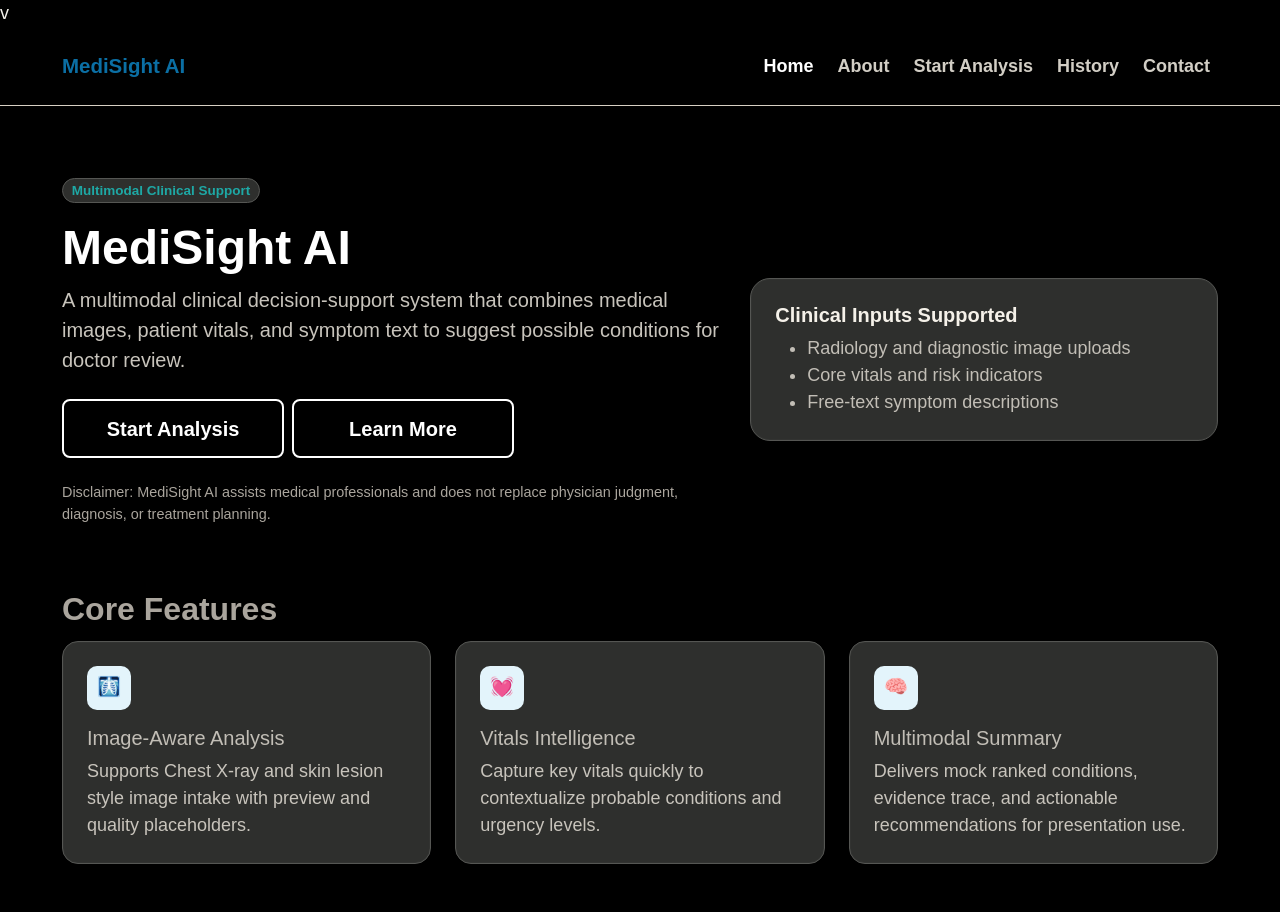
<file: MediSight AI/frontend/index.html>
v<!DOCTYPE html>
<html lang="en">
<head>
  <meta charset="UTF-8" />
  <meta name="viewport" content="width=device-width, initial-scale=1.0" />
  <title>MediSight AI | Clinical Decision Support</title>
  <link href="https://cdn.jsdelivr.net/npm/bootstrap@5.3.3/dist/css/bootstrap.min.css" rel="stylesheet" />
  <link rel="stylesheet" href="css/style.css" />
</head>
<body class="result-page">
  <nav class="navbar navbar-expand-lg sticky-top result-nav">
    <div class="container">
      <a class="navbar-brand" href="index.html">MediSight AI</a>
      <button class="navbar-toggler" type="button" data-bs-toggle="collapse" data-bs-target="#navMenu">
        <span class="navbar-toggler-icon"></span>
      </button>
      <div class="collapse navbar-collapse" id="navMenu">
        <ul class="navbar-nav ms-auto gap-lg-2">
          <li class="nav-item"><a class="nav-link" data-page="index.html" href="index.html">Home</a></li>
          <li class="nav-item"><a class="nav-link" data-page="about.html" href="about.html">About</a></li>
          <li class="nav-item"><a class="nav-link" data-page="upload.html" href="upload.html">Start Analysis</a></li>
          <li class="nav-item"><a class="nav-link" data-page="history.html" href="history.html">History</a></li>
          <li class="nav-item"><a class="nav-link" data-page="contact.html" href="contact.html">Contact</a></li>
        </ul>
      </div>
    </div>
  </nav>

  <main class="hero">
    <div class="container">
      <div class="row g-4 align-items-center">
        <div class="col-lg-7">
          <span class="badge badge-soft rounded-pill mb-3">Multimodal Clinical Support</span>
          <h1 class="display-5 fw-bold">MediSight AI</h1>
          <p class="lead text-secondary">A multimodal clinical decision-support system that combines medical images, patient vitals, and symptom text to suggest possible conditions for doctor review.</p>
          <div class="d-flex flex-wrap gap-2 mt-4">
            <a href="upload.html" class="btn btn-medical btn-lg">Start Analysis</a>
            <a href="about.html" class="btn btn-outline-medical btn-lg">Learn More</a>
          </div>
          <p class="footer-note mt-4">Disclaimer: MediSight AI assists medical professionals and does not replace physician judgment, diagnosis, or treatment planning.</p>
        </div>
        <div class="col-lg-5">
          <div class="hero-card p-4">
            <h5 class="fw-semibold">Clinical Inputs Supported</h5>
            <ul class="mb-0">
              <li>Radiology and diagnostic image uploads</li>
              <li>Core vitals and risk indicators</li>
              <li>Free-text symptom descriptions</li>
            </ul>
          </div>
        </div>
      </div>

      <section class="pt-5">
        <h2 class="section-title">Core Features</h2>
        <div class="row g-4">
          <div class="col-md-4">
            <div class="feature-card p-4">
              <div class="feature-icon mb-3">🩻</div>
              <h5>Image-Aware Analysis</h5>
              <p class="mb-0 text-secondary">Supports Chest X-ray and skin lesion style image intake with preview and quality placeholders.</p>
            </div>
          </div>
          <div class="col-md-4">
            <div class="feature-card p-4">
              <div class="feature-icon mb-3">💓</div>
              <h5>Vitals Intelligence</h5>
              <p class="mb-0 text-secondary">Capture key vitals quickly to contextualize probable conditions and urgency levels.</p>
            </div>
          </div>
          <div class="col-md-4">
            <div class="feature-card p-4">
              <div class="feature-icon mb-3">🧠</div>
              <h5>Multimodal Summary</h5>
              <p class="mb-0 text-secondary">Delivers mock ranked conditions, evidence trace, and actionable recommendations for presentation use.</p>
            </div>
          </div>
        </div>
      </section>
    </div>
  </main>

  <script src="https://cdn.jsdelivr.net/npm/bootstrap@5.3.3/dist/js/bootstrap.bundle.min.js"></script>
  <script src="js/main.js"></script>
</body>
</html>
</file>
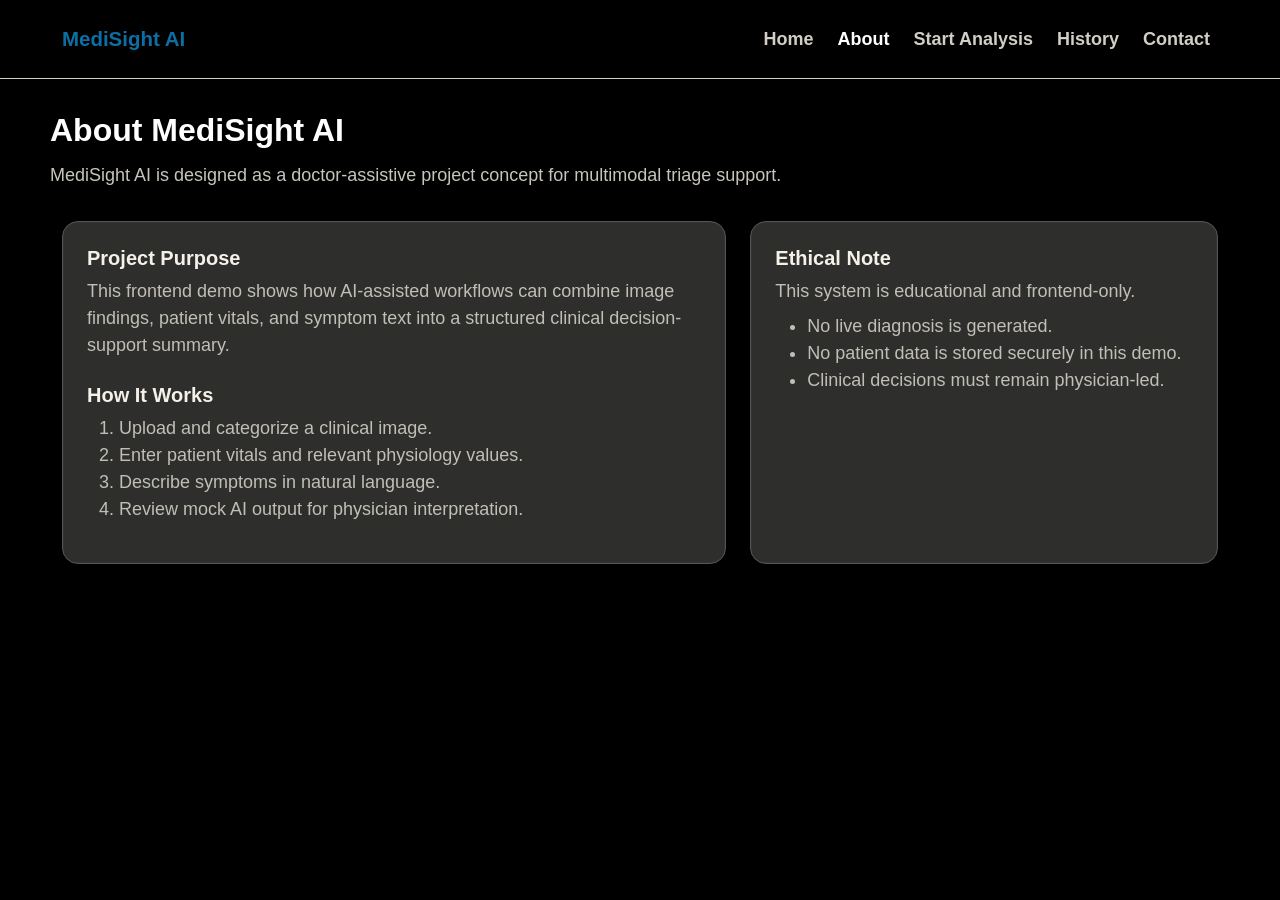
<file: MediSight AI/frontend/about.html>
<!DOCTYPE html>
<html lang="en">
<head>
  <meta charset="UTF-8" />
  <meta name="viewport" content="width=device-width, initial-scale=1.0" />
  <title>About | MediSight AI</title>
  <link href="https://cdn.jsdelivr.net/npm/bootstrap@5.3.3/dist/css/bootstrap.min.css" rel="stylesheet" />
  <link rel="stylesheet" href="css/style.css" />
</head>
<body class="result-page">
  <nav class="navbar navbar-expand-lg sticky-top result-nav">
    <div class="container">
      <a class="navbar-brand" href="index.html">MediSight AI</a>
      <button class="navbar-toggler" type="button" data-bs-toggle="collapse" data-bs-target="#navMenu"><span class="navbar-toggler-icon"></span></button>
      <div class="collapse navbar-collapse" id="navMenu">
        <ul class="navbar-nav ms-auto gap-lg-2">
          <li class="nav-item"><a class="nav-link" data-page="index.html" href="index.html">Home</a></li>
          <li class="nav-item"><a class="nav-link" data-page="about.html" href="about.html">About</a></li>
          <li class="nav-item"><a class="nav-link" data-page="upload.html" href="upload.html">Start Analysis</a></li>
          <li class="nav-item"><a class="nav-link" data-page="history.html" href="history.html">History</a></li>
          <li class="nav-item"><a class="nav-link" data-page="contact.html" href="contact.html">Contact</a></li>
        </ul>
      </div>
    </div>
  </nav>

  <div class="container page-header">
    <h2 class="section-title">About MediSight AI</h2>
    <p class="text-secondary">MediSight AI is designed as a doctor-assistive project concept for multimodal triage support.</p>
  </div>

  <div class="container pb-4">
    <div class="row g-4">
      <div class="col-lg-7">
        <div class="panel-card p-4">
          <h5>Project Purpose</h5>
          <p>This frontend demo shows how AI-assisted workflows can combine image findings, patient vitals, and symptom text into a structured clinical decision-support summary.</p>
          <h5 class="mt-4">How It Works</h5>
          <ol>
            <li>Upload and categorize a clinical image.</li>
            <li>Enter patient vitals and relevant physiology values.</li>
            <li>Describe symptoms in natural language.</li>
            <li>Review mock AI output for physician interpretation.</li>
          </ol>
        </div>
      </div>
      <div class="col-lg-5">
        <div class="panel-card p-4">
          <h5>Ethical Note</h5>
          <p class="mb-2">This system is educational and frontend-only.</p>
          <ul class="mb-0">
            <li>No live diagnosis is generated.</li>
            <li>No patient data is stored securely in this demo.</li>
            <li>Clinical decisions must remain physician-led.</li>
          </ul>
        </div>
      </div>
    </div>
  </div>

  <script src="https://cdn.jsdelivr.net/npm/bootstrap@5.3.3/dist/js/bootstrap.bundle.min.js"></script>
  <script src="js/main.js"></script>
</body>
</html>
</file>
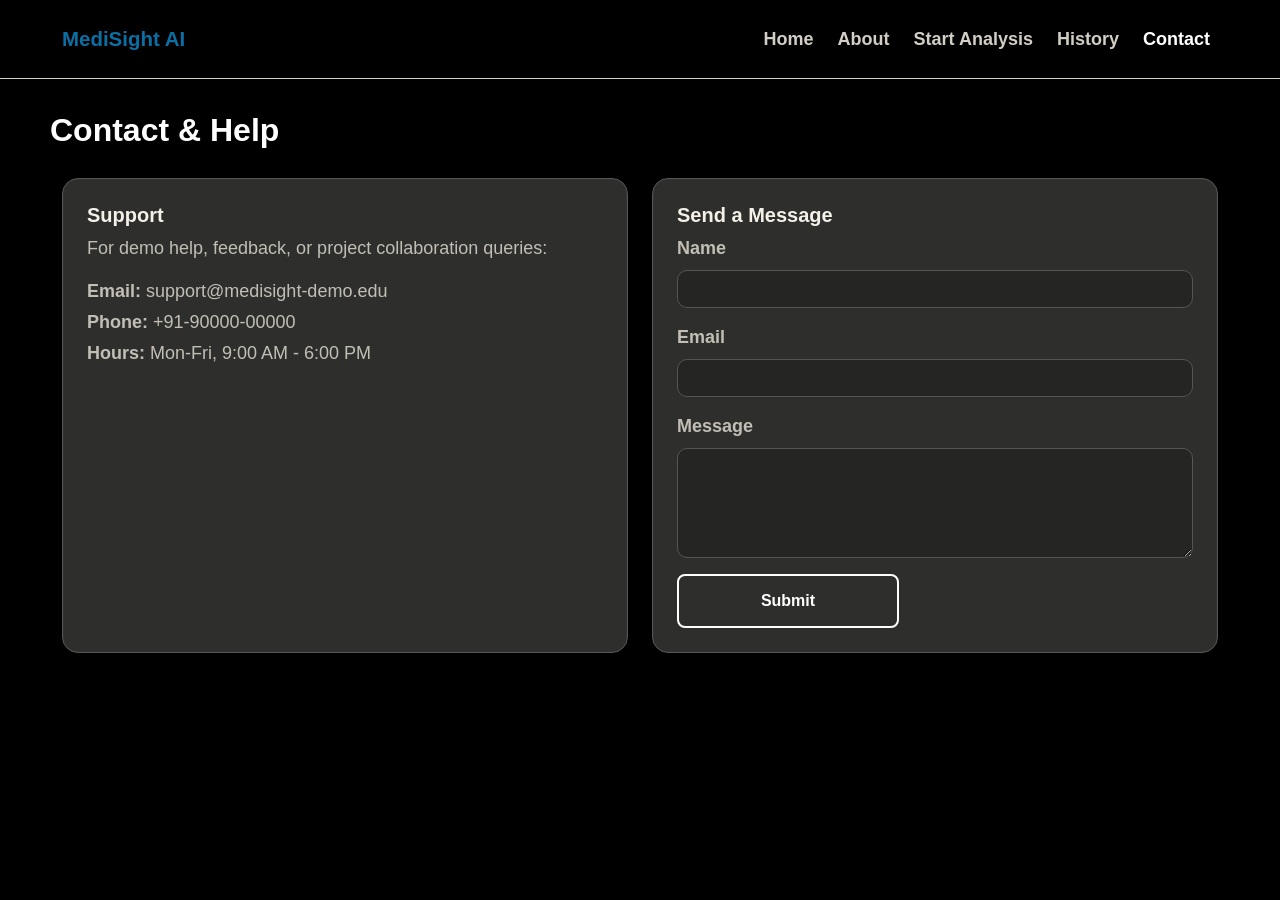
<file: MediSight AI/frontend/contact.html>
<!DOCTYPE html>
<html lang="en">
<head>
  <meta charset="UTF-8" />
  <meta name="viewport" content="width=device-width, initial-scale=1.0" />
  <title>Contact & Help | MediSight AI</title>
  <link href="https://cdn.jsdelivr.net/npm/bootstrap@5.3.3/dist/css/bootstrap.min.css" rel="stylesheet" />
  <link rel="stylesheet" href="css/style.css" />
</head>
<body class="result-page">
  <nav class="navbar navbar-expand-lg sticky-top result-nav">
    <div class="container">
      <a class="navbar-brand" href="index.html">MediSight AI</a>
      <button class="navbar-toggler" type="button" data-bs-toggle="collapse" data-bs-target="#navMenu"><span class="navbar-toggler-icon"></span></button>
      <div class="collapse navbar-collapse" id="navMenu">
        <ul class="navbar-nav ms-auto gap-lg-2">
          <li class="nav-item"><a class="nav-link" data-page="index.html" href="index.html">Home</a></li>
          <li class="nav-item"><a class="nav-link" data-page="about.html" href="about.html">About</a></li>
          <li class="nav-item"><a class="nav-link" data-page="upload.html" href="upload.html">Start Analysis</a></li>
          <li class="nav-item"><a class="nav-link" data-page="history.html" href="history.html">History</a></li>
          <li class="nav-item"><a class="nav-link" data-page="contact.html" href="contact.html">Contact</a></li>
        </ul>
      </div>
    </div>
  </nav>

  <div class="container page-header">
    <h2 class="section-title">Contact & Help</h2>
  </div>

  <div class="container pb-4">
    <div class="row g-4">
      <div class="col-lg-6">
        <div class="panel-card p-4 h-100">
          <h5>Support</h5>
          <p class="mb-3">For demo help, feedback, or project collaboration queries:</p>
          <p class="mb-1"><strong>Email:</strong> support@medisight-demo.edu</p>
          <p class="mb-1"><strong>Phone:</strong> +91-90000-00000</p>
          <p class="mb-0"><strong>Hours:</strong> Mon-Fri, 9:00 AM - 6:00 PM</p>
        </div>
      </div>
      <div class="col-lg-6">
        <div class="panel-card p-4">
          <h5>Send a Message</h5>
          <form>
            <div class="mb-3"><label class="form-label">Name</label><input class="form-control" type="text" /></div>
            <div class="mb-3"><label class="form-label">Email</label><input class="form-control" type="email" /></div>
            <div class="mb-3"><label class="form-label">Message</label><textarea class="form-control" rows="4"></textarea></div>
            <button type="button" class="btn btn-medical">Submit</button>
          </form>
        </div>
      </div>
    </div>
  </div>

  <script src="https://cdn.jsdelivr.net/npm/bootstrap@5.3.3/dist/js/bootstrap.bundle.min.js"></script>
  <script src="js/main.js"></script>
</body>
</html>
</file>
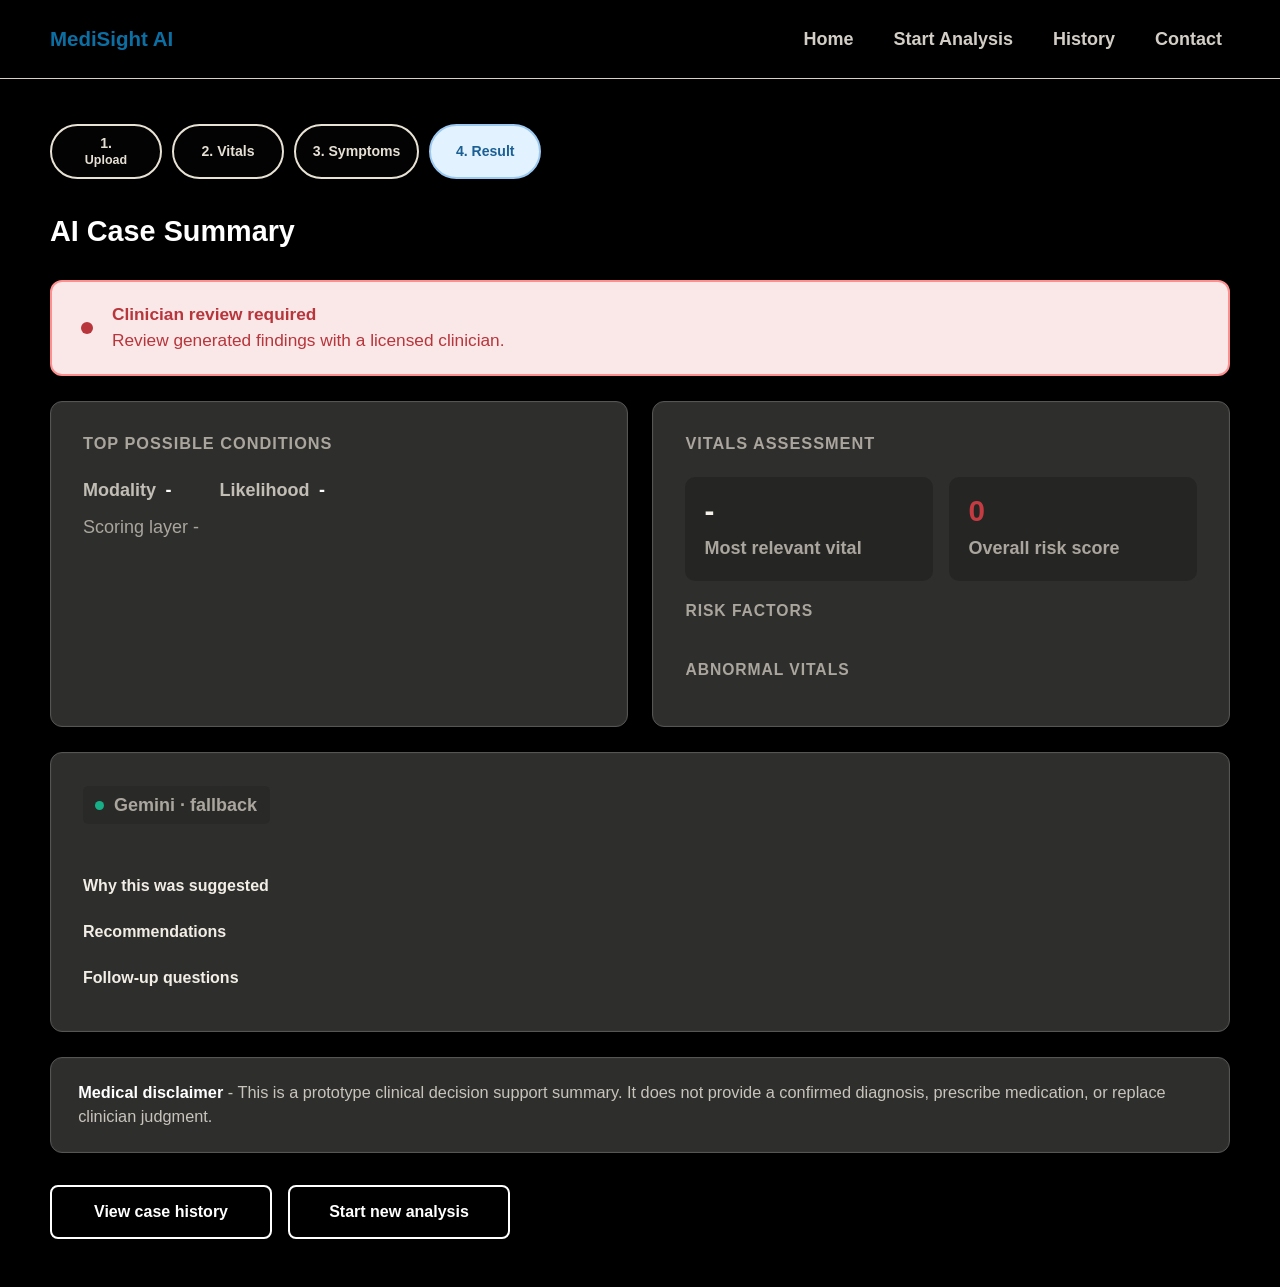
<file: MediSight AI/frontend/result.html>
<!DOCTYPE html>
<html lang="en">
<head>
  <meta charset="UTF-8" />
  <meta name="viewport" content="width=device-width, initial-scale=1.0" />
  <title>AI Result | MediSight AI</title>
  <link href="https://cdn.jsdelivr.net/npm/bootstrap@5.3.3/dist/css/bootstrap.min.css" rel="stylesheet" />
  <link rel="stylesheet" href="css/style.css" />
</head>
<body class="result-page">
  <nav class="navbar navbar-expand-lg sticky-top result-nav">
    <div class="container-xl px-0">
      <a class="navbar-brand" href="index.html">MediSight AI</a>
      <button class="navbar-toggler" type="button" data-bs-toggle="collapse" data-bs-target="#navMenu"><span class="navbar-toggler-icon"></span></button>
      <div class="collapse navbar-collapse" id="navMenu">
        <ul class="navbar-nav ms-auto gap-lg-4">
          <li class="nav-item"><a class="nav-link" data-page="index.html" href="index.html">Home</a></li>
          <li class="nav-item"><a class="nav-link" data-page="upload.html" href="upload.html">Start Analysis</a></li>
          <li class="nav-item"><a class="nav-link" data-page="history.html" href="history.html">History</a></li>
          <li class="nav-item"><a class="nav-link" data-page="contact.html" href="contact.html">Contact</a></li>
        </ul>
      </div>
    </div>
  </nav>

  <main class="result-shell">
    <div class="progress-steps result-steps">
      <span class="progress-chip">1.<br><small>Upload</small></span>
      <span class="progress-chip">2. Vitals</span>
      <span class="progress-chip">3. Symptoms</span>
      <span class="progress-chip active">4. Result</span>
    </div>

    <h1 class="result-title">AI Case Summary</h1>

    <section class="urgent-banner" id="urgentBanner">
      <span class="urgent-dot"></span>
      <div>
        <strong id="urgentHeadline">Clinician review required</strong>
        <p id="urgentDetail">Review generated findings with a licensed clinician.</p>
      </div>
    </section>

    <section class="result-grid">
      <article class="dark-card">
        <h2>Top Possible Conditions</h2>
        <div class="meta-row">
          <span>Modality <strong id="detectedModality">-</strong></span>
          <span>Likelihood <strong id="likelihoodBand">-</strong></span>
        </div>
        <p class="subtle mb-3">Scoring layer <span id="modelStatus">-</span></p>
        <div id="conditionsContainer" class="condition-list"></div>
      </article>

      <article class="dark-card">
        <h2>Vitals Assessment</h2>
        <div class="vitals-grid">
          <div class="metric-tile">
            <strong id="primaryVitalValue">-</strong>
            <span id="primaryVitalLabel">Most relevant vital</span>
          </div>
          <div class="metric-tile">
            <strong class="risk-number" id="riskPercent">0</strong>
            <span>Overall risk score</span>
          </div>
        </div>
        <div id="vitalsAssessmentList" class="visually-hidden"></div>
        <h3>Risk Factors</h3>
        <div id="riskFactorsList" class="tag-list"></div>
        <h3 class="mt-4">Abnormal Vitals</h3>
        <ul id="abnormalVitalsList" class="compact-list"></ul>
      </article>
    </section>

    <section class="dark-card gemini-card">
      <div class="model-badge"><span></span><strong id="geminiStatus">Gemini · fallback</strong></div>
      <p id="recommendationText" class="summary-text"></p>
      <p id="explanationText" class="subtle"></p>

      <div class="reasoning-section">
        <h3>Why this was suggested</h3>
        <ul id="geminiWhyList" class="dash-list"></ul>
      </div>

      <div class="reasoning-section">
        <h3>Recommendations</h3>
        <ul id="geminiRecommendationsList" class="dash-list"></ul>
      </div>

      <div class="reasoning-section">
        <h3>Follow-up questions</h3>
        <ul id="geminiQuestionsList" class="dash-list"></ul>
      </div>
    </section>

    <section class="disclaimer-strip">
      <p><strong>Medical disclaimer</strong> - <span id="disclaimerText">This is a prototype clinical decision support summary. It does not provide a confirmed diagnosis, prescribe medication, or replace clinician judgment.</span></p>
      <ul id="geminiLimitationsList" class="d-none"></ul>
      <ul id="evidenceList" class="d-none"></ul>
      <ul id="symptomsExtractedList" class="d-none"></ul>
      <ul id="emergencyFlagsList" class="d-none"></ul>
    </section>

    <div class="result-actions">
      <a href="history.html" class="btn btn-outline-medical">View case history</a>
      <a href="upload.html" class="btn btn-medical">Start new analysis</a>
    </div>
  </main>

  <script src="https://cdn.jsdelivr.net/npm/bootstrap@5.3.3/dist/js/bootstrap.bundle.min.js"></script>
  <script src="js/main.js"></script>
</body>
</html>
</file>
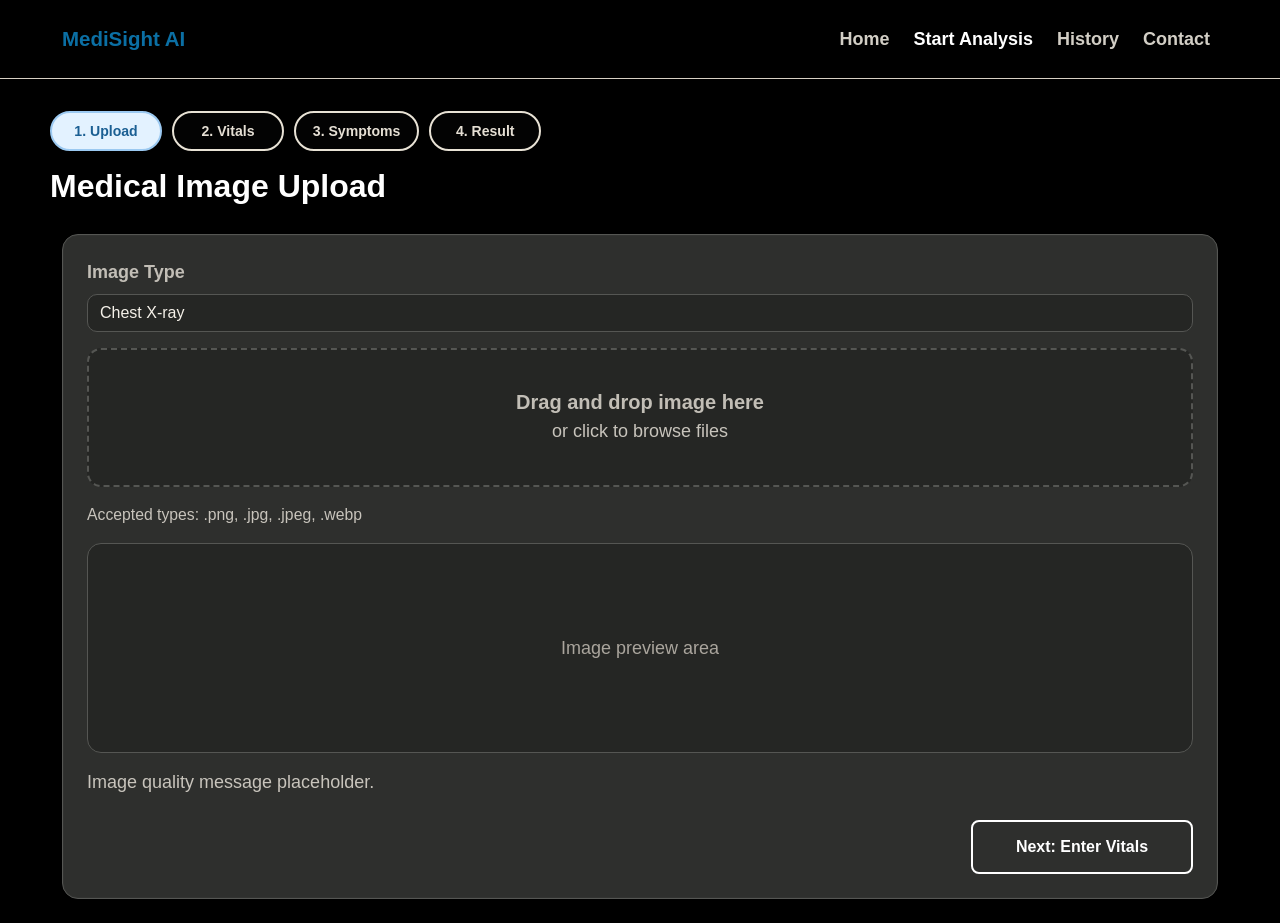
<file: MediSight AI/frontend/upload.html>
<!DOCTYPE html>
<html lang="en">
<head>
  <meta charset="UTF-8" />
  <meta name="viewport" content="width=device-width, initial-scale=1.0" />
  <title>Upload Image | MediSight AI</title>
  <link href="https://cdn.jsdelivr.net/npm/bootstrap@5.3.3/dist/css/bootstrap.min.css" rel="stylesheet" />
  <link rel="stylesheet" href="css/style.css" />
</head>
<body class="result-page">
  <nav class="navbar navbar-expand-lg sticky-top result-nav">
    <div class="container">
      <a class="navbar-brand" href="index.html">MediSight AI</a>
      <button class="navbar-toggler" type="button" data-bs-toggle="collapse" data-bs-target="#navMenu"><span class="navbar-toggler-icon"></span></button>
      <div class="collapse navbar-collapse" id="navMenu">
        <ul class="navbar-nav ms-auto gap-lg-2">
          <li class="nav-item"><a class="nav-link" data-page="index.html" href="index.html">Home</a></li>
          <li class="nav-item"><a class="nav-link" data-page="upload.html" href="upload.html">Start Analysis</a></li>
          <li class="nav-item"><a class="nav-link" data-page="history.html" href="history.html">History</a></li>
          <li class="nav-item"><a class="nav-link" data-page="contact.html" href="contact.html">Contact</a></li>
        </ul>
      </div>
    </div>
  </nav>

  <div class="container page-header">
    <div class="progress-steps mb-3">
      <span class="progress-chip active">1. Upload</span>
      <span class="progress-chip">2. Vitals</span>
      <span class="progress-chip">3. Symptoms</span>
      <span class="progress-chip">4. Result</span>
    </div>
    <h2 class="section-title">Medical Image Upload</h2>
  </div>

  <div class="container pb-4">
    <div class="panel-card p-4">
      <div class="mb-3">
        <label class="form-label" for="imageType">Image Type</label>
        <select class="form-select" id="imageType">
          <option>Chest X-ray</option>
          <option>Skin Disease Image</option>
          <option>Other</option>
        </select>
      </div>

      <input class="d-none" type="file" id="imageFile" accept="image/png, image/jpeg, image/jpg, image/webp" />
      <div class="upload-zone mb-3" id="uploadZone">
        <h5 class="mb-1">Drag and drop image here</h5>
        <p class="text-secondary mb-0">or click to browse files</p>
      </div>

      <p class="small text-secondary">Accepted types: .png, .jpg, .jpeg, .webp</p>
      <div class="preview-box" id="previewBox">Image preview area</div>
      <p id="qualityMsg" class="mt-3 text-secondary">Image quality message placeholder.</p>

      <div class="d-flex justify-content-end mt-4">
        <button id="uploadNextBtn" class="btn btn-medical" type="button">Next: Enter Vitals</button>
      </div>
    </div>
  </div>

  <script src="https://cdn.jsdelivr.net/npm/bootstrap@5.3.3/dist/js/bootstrap.bundle.min.js"></script>
  <script src="js/main.js"></script>
</body>
</html>
</file>
<file: MediSight AI/frontend/css/style.css>
:root {
  --primary: #0b6fa4;
  --primary-dark: #075b85;
  --accent: #1ea8a5;
  --bg: #f3f8fb;
  --surface: #ffffff;
  --text: #16324a;
  --muted: #6c7f90;
  --border: #d8e4ec;
  --danger: #d64545;
  --warning: #f0a500;
  --success: #198754;
}

* {
  box-sizing: border-box;
}

body {
  font-family: "Segoe UI", "Helvetica Neue", Arial, sans-serif;
  background: linear-gradient(180deg, #f7fbfe 0%, var(--bg) 100%);
  color: var(--text);
  min-height: 100vh;
}

.navbar {
  background: var(--surface);
  border-bottom: 1px solid var(--border);
}

.navbar-brand {
  font-weight: 700;
  color: var(--primary) !important;
}

.nav-link {
  color: var(--text) !important;
  font-weight: 500;
}

.nav-link.active,
.nav-link:hover {
  color: var(--primary) !important;
}

.hero {
  padding: 4.5rem 0 3rem;
}

.result-page .hero {
  padding: 4.5rem 0 3rem;
  color: #f4f2ec;
}

.result-page .hero h1 {
  color: #fff;
  font-weight: 800;
}

.result-page .hero .lead {
  color: #c8c4bc;
}

.result-page .hero .section-title {
  color: #aaa59d;
}

.result-page .hero .badge-soft {
  background: #2e2f2d;
  color: #1ea8a5;
  border: 1px solid #555653;
}

.result-page .hero .footer-note {
  color: #aaa59d;
}

.hero-card {
  background: var(--surface);
  border: 1px solid var(--border);
  border-radius: 20px;
  box-shadow: 0 10px 30px rgba(8, 60, 90, 0.07);
}

.result-page .hero-card {
  background: #2e2f2d;
  border: 1px solid #555653;
  box-shadow: inset 0 0 0 1px rgba(255, 255, 255, 0.02);
  color: #c2beb6;
}

.result-page .hero-card h5 {
  color: #f5f1e9;
  font-weight: 700;
}

.result-page .hero-card ul {
  color: #c2beb6;
}

.badge-soft {
  background: #d9f2f2;
  color: #06726f;
  border: 1px solid #b8e6e5;
}

.result-page .badge-soft {
  background: transparent;
  color: #1ea8a5;
  border: 1px solid #1ea8a5;
}

.section-title {
  font-weight: 700;
  margin-bottom: 0.8rem;
}

.feature-card,
.panel-card {
  background: var(--surface);
  border: 1px solid var(--border);
  border-radius: 16px;
  box-shadow: 0 6px 18px rgba(9, 44, 66, 0.06);
  height: 100%;
}

.result-page .feature-card,
.result-page .panel-card {
  background: #2e2f2d;
  border: 1px solid #555653;
  box-shadow: inset 0 0 0 1px rgba(255, 255, 255, 0.02);
  color: #c2beb6;
}

.result-page .panel-card h5 {
  color: #f5f1e9;
  font-weight: 700;
}

.result-page .panel-card p {
  color: #c2beb6;
}

.result-page .panel-card ul {
  color: #c2beb6;
}

.result-page .panel-card ol {
  color: #c2beb6;
}

.result-page .panel-card li {
  color: #c2beb6;
}

.feature-icon {
  width: 44px;
  height: 44px;
  border-radius: 10px;
  display: inline-flex;
  align-items: center;
  justify-content: center;
  background: #e3f4fb;
  color: var(--primary);
  font-size: 1.2rem;
}

.btn-medical {
  background: var(--primary);
  color: #fff;
  border: none;
}

.btn-medical:hover {
  background: var(--primary-dark);
  color: #fff;
}

.result-page .btn-medical {
  background: var(--primary);
  color: #fff;
  border: 2px solid var(--primary);
}

.result-page .btn-medical:hover {
  background: var(--primary-dark);
  border-color: var(--primary-dark);
  color: #fff;
}

.btn-outline-medical {
  border: 1px solid var(--primary);
  color: var(--primary);
}

.btn-outline-medical:hover {
  background: var(--primary);
  color: #fff;
}

.result-page .btn-outline-medical {
  border: 2px solid #fff;
  color: #fff;
  background: transparent;
}

.result-page .btn-outline-medical:hover {
  background: #fff;
  color: #000;
  border-color: #fff;
}

.page-header {
  padding: 2rem 0 1rem;
}

.result-page .page-header {
  padding: 2rem 0 1rem;
}

.result-page .page-header .section-title {
  color: #fff;
  font-weight: 800;
  margin-bottom: 0.8rem;
}

.form-label {
  font-weight: 600;
  color: var(--text);
}

.result-page .form-label {
  color: #c2beb6;
  font-weight: 600;
}

.form-control,
.form-select {
  border: 1px solid #c9d9e4;
  border-radius: 10px;
  background: #fff;
  color: var(--text);
}

.result-page .form-control,
.result-page .form-select {
  background: #252624;
  border: 1px solid #555653;
  color: #f5f1e9;
}

.result-page .form-control::placeholder {
  color: #aaa59d;
}

.form-control:focus,
.form-select:focus {
  box-shadow: 0 0 0 0.2rem rgba(11, 111, 164, 0.15);
  border-color: #7cb8d8;
}

.result-page .form-control:focus,
.result-page .form-select:focus {
  box-shadow: 0 0 0 0.2rem rgba(11, 111, 164, 0.25);
  border-color: #0b6fa4;
  background: #2e2f2d;
}

.result-page .invalid-feedback {
  color: #ff8f8f;
}

.upload-zone {
  border: 2px dashed #9ac7df;
  background: #f4fbff;
  border-radius: 14px;
  padding: 2.5rem 1rem;
  text-align: center;
  transition: 0.2s ease;
  cursor: pointer;
}

.result-page .upload-zone {
  border: 2px dashed #555653;
  background: #252624;
  color: #aaa59d;
}

.result-page .upload-zone h5,
.result-page .upload-zone p {
  color: #c2beb6;
}

.upload-zone.dragover {
  background: #e5f4fb;
  border-color: var(--primary);
}

.result-page .upload-zone.dragover {
  background: #2e2f2d;
  border-color: var(--primary);
}

.preview-box {
  min-height: 210px;
  border: 1px solid var(--border);
  border-radius: 14px;
  background: #fcfeff;
  display: flex;
  align-items: center;
  justify-content: center;
  color: var(--muted);
  overflow: hidden;
}

.result-page .preview-box {
  border: 1px solid #555653;
  background: #252624;
  color: #aaa59d;
}

.preview-box img {
  width: 100%;
  height: auto;
  object-fit: contain;
}

.progress-steps {
  display: flex;
  gap: 10px;
  flex-wrap: wrap;
}

.progress-chip {
  border: 1px solid var(--border);
  background: #fff;
  border-radius: 999px;
  padding: 0.35rem 0.85rem;
  font-size: 0.88rem;
  color: var(--text);
}

.progress-chip.active {
  border-color: var(--primary);
  background: #e9f5fb;
  color: var(--primary);
}

.result-page .progress-chip.active {
  background: #e3f2ff;
  border-color: #9bc9f1;
  color: #1b5f93;
}

.result-pill {
  border-radius: 999px;
  padding: 0.2rem 0.7rem;
  font-size: 0.8rem;
  font-weight: 600;
}

.pill-high {
  background: #fde7e7;
  color: #a53333;
}

.pill-moderate {
  background: #fff3d9;
  color: #8c6410;
}

.pill-low {
  background: #e2f5e8;
  color: #1f6f3a;
}

.urgency-box {
  border-left: 5px solid var(--danger);
  background: #fff4f4;
}

.table thead th {
  font-size: 0.87rem;
  color: #35566f;
  background: #eff6fa;
}

.result-page .table {
  color: #c2beb6;
}

.result-page .table thead th {
  color: #aaa59d;
  background: #2e2f2d;
  border-color: #555653;
  font-weight: 700;
}

.result-page .table td {
  border-color: #555653;
  color: #c2beb6;
}

.footer-note {
  color: var(--muted);
  font-size: 0.9rem;
}

.result-page .footer-note {
  color: #aaa59d;
  font-size: 0.9rem;
}

.heatmap-placeholder {
  border: 1px dashed #95bfd5;
  border-radius: 12px;
  min-height: 220px;
  background: repeating-linear-gradient(
    45deg,
    #f3fbff,
    #f3fbff 16px,
    #eaf5fb 16px,
    #eaf5fb 32px
  );
  display: flex;
  align-items: center;
  justify-content: center;
  color: #4f7f9f;
  font-weight: 600;
}

@media (max-width: 991px) {
  .hero {
    padding-top: 3rem;
  }
}

/* Result dashboard */
.result-page {
  background: #000;
  color: #f4f2ec;
  font-size: 18px;
}

.result-page .text-secondary {
  color: #c8c4bc !important;
}

.result-page .result-nav {
  background: #000;
  border-bottom: 1px solid #d7d0c4;
  padding: 1.1rem 0;
}

.result-page .navbar {
  background: #000;
  border-bottom: 1px solid #d7d0c4;
}

.result-page .container-xl,
.result-shell {
  max-width: 1180px;
}

.result-page .container {
  max-width: 1180px;
}

.result-page .navbar-brand {
  color: #0b6fa4 !important;
  font-size: 1.28rem;
}

.result-page .nav-link {
  color: #d2cec5 !important;
  font-weight: 700;
}

.result-page .nav-link:hover,
.result-page .nav-link.active {
  color: #fff !important;
}

.result-shell {
  margin: 0 auto;
  padding: 2.8rem 0 3rem;
}

.result-steps {
  margin-bottom: 2.2rem;
}

.result-page .progress-chip {
  min-width: 112px;
  height: auto;
  min-height: 40px;
  display: inline-flex;
  flex-direction: column;
  align-items: center;
  justify-content: center;
  border: 2px solid #e8e2d5;
  background: #030303;
  color: #e5dfd4;
  border-radius: 999px;
  font-weight: 800;
  line-height: 1;
  padding: 0.6rem 1.05rem;
}

.result-page .progress-chip small {
  display: block;
  font-size: 0.78rem;
  margin-top: 0.3rem;
  font-weight: 600;
  color: inherit;
}

.result-page .progress-chip.active {
  background: #e3f2ff;
  border-color: #9bc9f1;
  color: #1b5f93;
}

.result-title {
  margin: 0 0 2rem;
  color: #fff;
  font-size: 1.8rem;
  font-weight: 800;
  letter-spacing: 0;
}

.urgent-banner {
  display: flex;
  align-items: center;
  gap: 1.2rem;
  padding: 1.25rem 1.8rem;
  margin-bottom: 1.55rem;
  background: #fae8e8;
  border: 2px solid #ff8f8f;
  border-radius: 12px;
  color: #b7353b;
}

.urgent-banner.is-low {
  background: #e8f5e5;
  border-color: #9ed49b;
  color: #2f7737;
}

.urgent-dot {
  width: 12px;
  height: 12px;
  flex: 0 0 auto;
  border-radius: 50%;
  background: currentColor;
}

.urgent-banner strong,
.urgent-banner p {
  display: block;
  margin: 0;
  font-size: 1.08rem;
}

.urgent-banner strong {
  font-weight: 800;
}

.result-grid {
  display: grid;
  grid-template-columns: minmax(0, 1fr) minmax(0, 1fr);
  gap: 1.55rem;
  margin-bottom: 1.55rem;
}

.dark-card,
.disclaimer-strip {
  background: #2e2f2d;
  border: 1px solid #555653;
  border-radius: 12px;
  box-shadow: inset 0 0 0 1px rgba(255, 255, 255, 0.02);
}

.dark-card {
  padding: 2rem 2rem 1.9rem;
}

.dark-card h2,
.dark-card h3 {
  margin: 0 0 1.45rem;
  color: #aaa59d;
  font-size: 1.02rem;
  font-weight: 850;
  letter-spacing: 0.06em;
  text-transform: uppercase;
}

.dark-card h3 {
  margin-top: 1.2rem;
  margin-bottom: 1rem;
  font-size: 0.98rem;
}

.meta-row {
  display: flex;
  gap: 3rem;
  flex-wrap: wrap;
  margin-bottom: 0.65rem;
  color: #c2beb6;
  font-weight: 750;
}

.meta-row strong {
  color: #fff;
  margin-left: 0.28rem;
}

.subtle {
  color: #aaa59d;
}

.condition-row {
  display: grid;
  grid-template-columns: minmax(0, 1fr) auto;
  gap: 1rem;
  align-items: center;
  padding: 0.9rem 0;
  border-bottom: 1px solid #4a4b48;
}

.condition-row:last-child {
  border-bottom: none;
}

.condition-row strong {
  display: block;
  color: #fff;
  font-size: 1.18rem;
  text-transform: capitalize;
}

.condition-row p {
  margin: 0.15rem 0 0;
  color: #aaa59d;
  font-weight: 650;
}

.result-page .result-pill {
  min-width: 74px;
  padding: 0.34rem 0.8rem;
  border-radius: 999px;
  text-align: center;
  font-size: 0.95rem;
}

.result-page .pill-high,
.result-page .pill-moderate {
  background: #fff0d8;
  color: #815113;
}

.result-page .pill-low {
  background: #e9f8df;
  color: #4a852c;
}

.vitals-grid {
  display: grid;
  grid-template-columns: 1fr 1fr;
  gap: 1rem;
  margin-bottom: 1.35rem;
}

.metric-tile {
  min-height: 104px;
  display: flex;
  flex-direction: column;
  justify-content: center;
  padding: 1rem 1.2rem;
  background: #252624;
  border-radius: 10px;
}

.metric-tile strong {
  color: #f5f1e9;
  font-size: 1.85rem;
  line-height: 1;
}

.metric-tile strong span {
  color: #e86f3c;
  font-size: 1.12rem;
}

.metric-tile .risk-number {
  color: #c53b42;
}

.metric-tile .risk-number span {
  color: #aaa59d;
  font-size: 1.08rem;
}

.metric-tile > span {
  margin-top: 0.6rem;
  color: #aaa59d;
  font-weight: 700;
}

.tag-list {
  display: flex;
  flex-wrap: wrap;
  gap: 0.6rem;
}

.tag-list span {
  display: inline-flex;
  align-items: center;
  min-height: 32px;
  padding: 0.25rem 0.7rem;
  background: #fff0d8;
  color: #815113;
  border-radius: 5px;
  font-weight: 800;
}

.compact-list {
  margin: 0;
  padding-left: 1.15rem;
  color: #c7c2b9;
}

.gemini-card {
  margin-bottom: 1.55rem;
  padding-top: 2.05rem;
}

.model-badge {
  display: inline-flex;
  align-items: center;
  gap: 0.6rem;
  margin-bottom: 1.5rem;
  padding: 0.36rem 0.78rem;
  background: #292a28;
  color: #aaa59d;
  border-radius: 5px;
  font-weight: 750;
}

.model-badge span {
  width: 9px;
  height: 9px;
  border-radius: 50%;
  background: #17af87;
}

.summary-text {
  max-width: 1060px;
  color: #c8c4bc;
  font-size: 1.14rem;
  font-weight: 700;
  line-height: 1.65;
}

.reasoning-section {
  margin-top: 1.7rem;
}

.reasoning-section h3 {
  margin: 0 0 0.85rem;
  color: #f2eee6;
  font-size: 1rem;
  letter-spacing: 0;
  text-transform: none;
}

.dash-list {
  list-style: none;
  margin: 0;
  padding: 0;
  color: #bbb6ae;
  font-size: 1.05rem;
  font-weight: 700;
}

.dash-list li {
  position: relative;
  padding-left: 1.75rem;
  margin: 0.55rem 0;
}

.dash-list li::before {
  content: "-";
  position: absolute;
  left: 0.15rem;
  color: #aaa59d;
}

.disclaimer-strip {
  margin-bottom: 2rem;
  padding: 1.45rem 1.7rem;
  color: #c8c4bc;
}

.disclaimer-strip p {
  margin: 0;
  font-size: 1.02rem;
  line-height: 1.45;
}

.disclaimer-strip strong {
  color: #fff;
}

.result-actions {
  display: flex;
  flex-wrap: wrap;
  gap: 1rem;
}

.result-page .btn-medical,
.result-page .btn-outline-medical {
  min-width: 222px;
  padding: 0.8rem 1.25rem;
  border: 2px solid #fff;
  border-radius: 8px;
  background: transparent;
  color: #fff;
  font-weight: 800;
}

.result-page .btn-medical:hover,
.result-page .btn-outline-medical:hover {
  background: #fff;
  color: #000;
}

@media (max-width: 1220px) {
  .result-page .container-xl,
  .result-shell {
    max-width: none;
    padding-left: 1.2rem;
    padding-right: 1.2rem;
  }

  .result-page .container {
    max-width: none;
  }
}

@media (max-width: 860px) {
  .result-page {
    font-size: 16px;
  }

  .result-grid,
  .vitals-grid {
    grid-template-columns: 1fr;
  }

  .dark-card {
    padding: 1.35rem;
  }

  .result-page .progress-chip {
    min-width: auto;
  }

  .summary-text {
    font-size: 1rem;
  }
}
</file>
